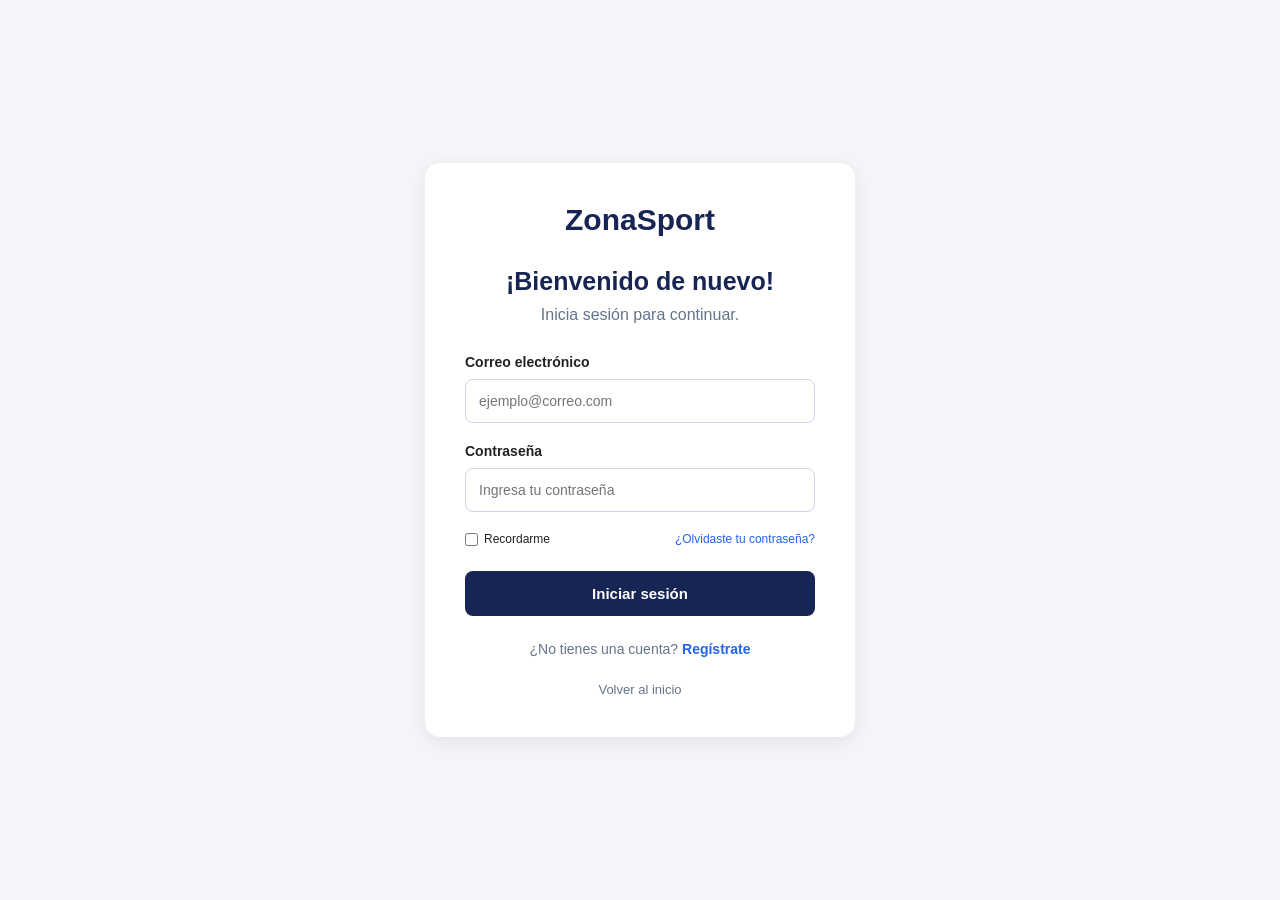
<file: logIn.html>
<!DOCTYPE html>
<html lang="es">
<head>
    <meta charset="UTF-8">
    <meta name="viewport" content="width=device-width, initial-scale=1.0">
    <title>Deportes | Iniciar sesión</title>
    <link rel="stylesheet" href="login.css">
</head>
<body>

    <main class="auth-container">

        <section class="auth-card">

            <a href="index.html" class="logo">ZonaSport</a>

            <h1>¡Bienvenido de nuevo!</h1>
            <p class="subtitle">Inicia sesión para continuar.</p>

            <form>

                <div class="form-group">
                    <label for="email">Correo electrónico</label>
                    <input
                        type="email"
                        id="email"
                        placeholder="ejemplo@correo.com"
                        required
                    >
                </div>

                <div class="form-group">
                    <label for="password">Contraseña</label>
                    <input
                        type="password"
                        id="password"
                        placeholder="Ingresa tu contraseña"
                        required
                    >
                </div>

                <div class="form-options">
                    <label>
                        <input type="checkbox">
                        Recordarme
                    </label>

                    <a href="">¿Olvidaste tu contraseña?</a>
                </div>

                <button type="submit">Iniciar sesión</button>

            </form>

            <p class="auth-footer">
                ¿No tienes una cuenta?
                <a href="signin.html">Regístrate</a>
            </p>

            <a href="index.html" class="back-home">
                Volver al inicio
            </a>

        </section>

    </main>

</body>
</html>
</file>
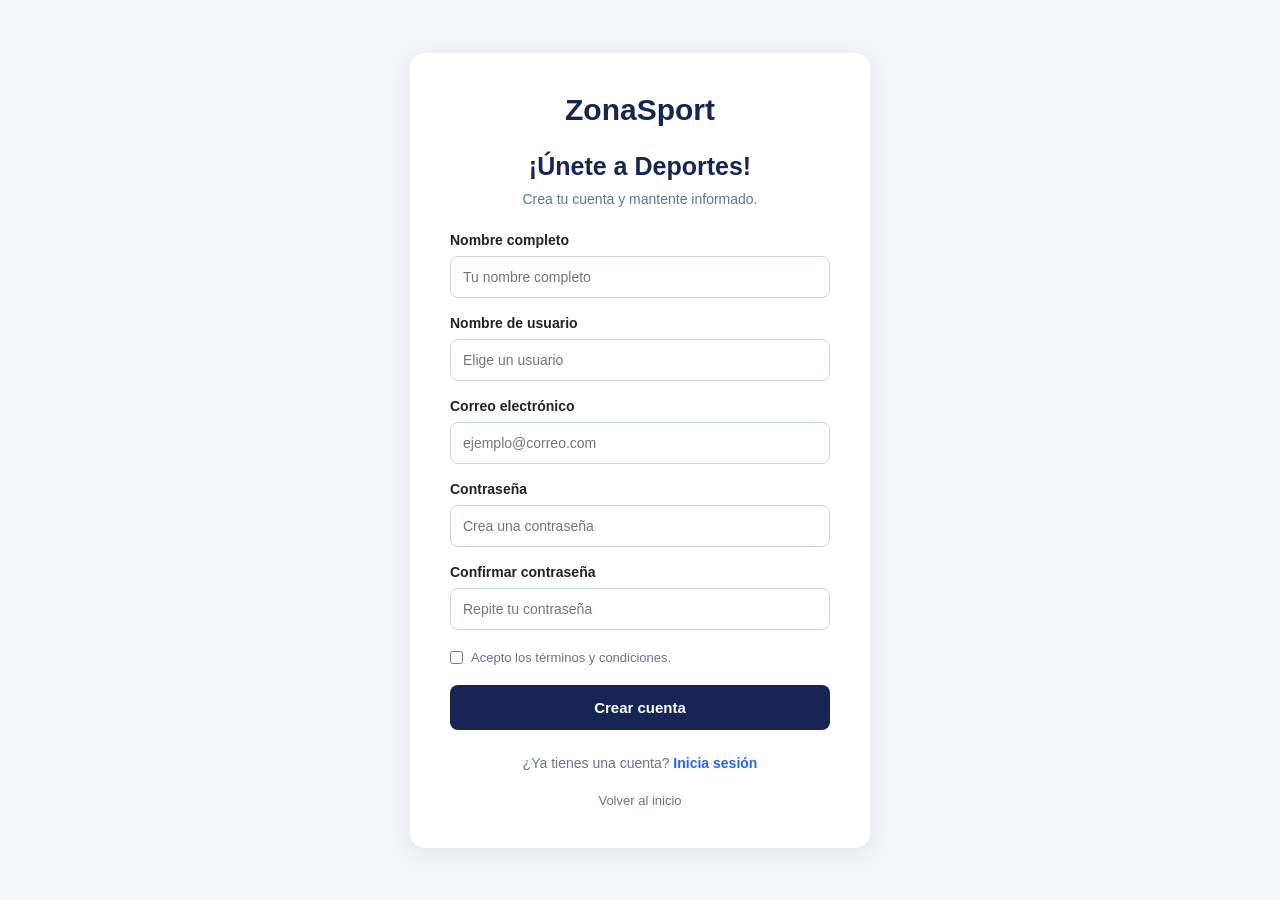
<file: singIn.html>
<!DOCTYPE html>
<html lang="es">
<head>
    <meta charset="UTF-8">
    <meta name="viewport" content="width=device-width, initial-scale=1.0">
    <title>Deportes | Crear cuenta</title>
    <link rel="stylesheet" href="signin.css">
</head>
<body>

    <main class="auth-container">

        <section class="auth-card">

            <a href="index.html" class="logo">ZonaSport</a>

            <h1>¡Únete a Deportes!</h1>
            <p class="subtitle">Crea tu cuenta y mantente informado.</p>

            <form>

                <div class="form-group">
                    <label for="name">Nombre completo</label>
                    <input
                        type="text"
                        id="name"
                        placeholder="Tu nombre completo"
                        required
                    >
                </div>

                <div class="form-group">
                    <label for="username">Nombre de usuario</label>
                    <input
                        type="text"
                        id="username"
                        placeholder="Elige un usuario"
                        required
                    >
                </div>

                <div class="form-group">
                    <label for="email">Correo electrónico</label>
                    <input
                        type="email"
                        id="email"
                        placeholder="ejemplo@correo.com"
                        required
                    >
                </div>

                <div class="form-group">
                    <label for="password">Contraseña</label>
                    <input
                        type="password"
                        id="password"
                        placeholder="Crea una contraseña"
                        required
                    >
                </div>

                <div class="form-group">
                    <label for="confirm-password">Confirmar contraseña</label>
                    <input
                        type="password"
                        id="confirm-password"
                        placeholder="Repite tu contraseña"
                        required
                    >
                </div>

                <div class="terms">
                    <label>
                        <input type="checkbox" required>
                        Acepto los términos y condiciones.
                    </label>
                </div>

                <button type="submit">Crear cuenta</button>

            </form>

            <p class="auth-footer">
                ¿Ya tienes una cuenta?
                <a href="login.html">Inicia sesión</a>
            </p>

            <a href="index.html" class="back-home">
                Volver al inicio
            </a>

        </section>

    </main>

</body>
</html>
</file>
<file: login.css>
/* RESET */

* {
    margin: 0;
    padding: 0;
    box-sizing: border-box;
}

body {
    font-family: Arial, Helvetica, sans-serif;
    background-color: #f4f6f9;
    color: #222;
}

/* CONTENEDOR */

.auth-container {
    min-height: 100vh;
    display: flex;
    justify-content: center;
    align-items: center;
    padding: 25px;
}

/* TARJETA */

.auth-card {
    background-color: white;
    width: 100%;
    max-width: 430px;
    padding: 40px;
    border-radius: 15px;
    box-shadow: 0 5px 25px rgba(0,0,0,0.08);
}

/* LOGO */

.logo {
    display: block;
    text-align: center;
    color: #172554;
    font-size: 30px;
    font-weight: bold;
    text-decoration: none;
    margin-bottom: 30px;
}

/* TITULOS */

.auth-card h1 {
    font-size: 25px;
    text-align: center;
    color: #172554;
    margin-bottom: 10px;
}

.subtitle {
    text-align: center;
    color: #64748b;
    margin-bottom: 30px;
}

/* FORMULARIO */

.form-group {
    display: flex;
    flex-direction: column;
    margin-bottom: 20px;
}

.form-group label {
    font-weight: bold;
    font-size: 14px;
    margin-bottom: 9px;
}

.form-group input {
    padding: 13px;
    border: 1px solid #cbd5e1;
    border-radius: 8px;
    outline: none;
    font-size: 14px;
}

.form-group input:focus {
    border-color: #2563eb;
}

/* OPCIONES */

.form-options {
    display: flex;
    justify-content: space-between;
    align-items: center;
    gap: 10px;
    flex-wrap: wrap;
    font-size: 12px;
    margin-bottom: 25px;
}

.form-options label {
    display: flex;
    align-items: center;
    gap: 6px;
}

.form-options a {
    color: #2563eb;
    text-decoration: none;
}

/* BOTON */

button {
    width: 100%;
    padding: 14px;
    border: none;
    border-radius: 8px;
    background-color: #172554;
    color: white;
    font-size: 15px;
    font-weight: bold;
    cursor: pointer;
    transition: 0.3s;
}

button:hover {
    background-color: #2563eb;
}

/* FOOTER */

.auth-footer {
    text-align: center;
    margin-top: 25px;
    font-size: 14px;
    color: #64748b;
}

.auth-footer a {
    color: #2563eb;
    font-weight: bold;
    text-decoration: none;
}

.back-home {
    display: block;
    text-align: center;
    margin-top: 25px;
    color: #64748b;
    font-size: 13px;
    text-decoration: none;
}

/* RESPONSIVE */

@media (max-width: 480px) {

    .auth-card {
        padding: 25px;
    }

    .auth-card h1 {
        font-size: 22px;
    }

}
</file>
<file: signin.css>
/* RESET */

* {
    margin: 0;
    padding: 0;
    box-sizing: border-box;
}

body {
    font-family: Arial, Helvetica, sans-serif;
    background-color: #f4f6f9;
    color: #222;
}

/* CONTENEDOR */

.auth-container {
    min-height: 100vh;
    display: flex;
    justify-content: center;
    align-items: center;
    padding: 30px 20px;
}

/* TARJETA */

.auth-card {
    background-color: white;
    width: 100%;
    max-width: 460px;
    padding: 40px;
    border-radius: 15px;
    box-shadow: 0 5px 25px rgba(0,0,0,0.08);
}

/* LOGO */

.logo {
    display: block;
    text-align: center;
    color: #172554;
    font-size: 30px;
    font-weight: bold;
    text-decoration: none;
    margin-bottom: 25px;
}

/* TITULOS */

.auth-card h1 {
    text-align: center;
    color: #172554;
    font-size: 25px;
    margin-bottom: 10px;
}

.subtitle {
    text-align: center;
    color: #64748b;
    margin-bottom: 25px;
    font-size: 14px;
}

/* FORMULARIO */

.form-group {
    display: flex;
    flex-direction: column;
    margin-bottom: 17px;
}

.form-group label {
    font-weight: bold;
    font-size: 14px;
    margin-bottom: 8px;
}

.form-group input {
    padding: 12px;
    border: 1px solid #cbd5e1;
    border-radius: 8px;
    outline: none;
    font-size: 14px;
}

.form-group input:focus {
    border-color: #2563eb;
}

/* TERMINOS */

.terms {
    margin: 20px 0;
    font-size: 13px;
    color: #64748b;
}

.terms label {
    display: flex;
    align-items: center;
    gap: 8px;
}

/* BOTON */

button {
    width: 100%;
    padding: 14px;
    background-color: #172554;
    color: white;
    border: none;
    border-radius: 8px;
    font-size: 15px;
    font-weight: bold;
    cursor: pointer;
    transition: 0.3s;
}

button:hover {
    background-color: #2563eb;
}

/* FOOTER */

.auth-footer {
    text-align: center;
    margin-top: 25px;
    font-size: 14px;
    color: #64748b;
}

.auth-footer a {
    color: #2563eb;
    text-decoration: none;
    font-weight: bold;
}

.back-home {
    display: block;
    text-align: center;
    margin-top: 22px;
    color: #64748b;
    text-decoration: none;
    font-size: 13px;
}

/* RESPONSIVE */

@media (max-width: 480px) {

    .auth-card {
        padding: 25px;
    }

    .auth-card h1 {
        font-size: 22px;
    }

}
</file>
